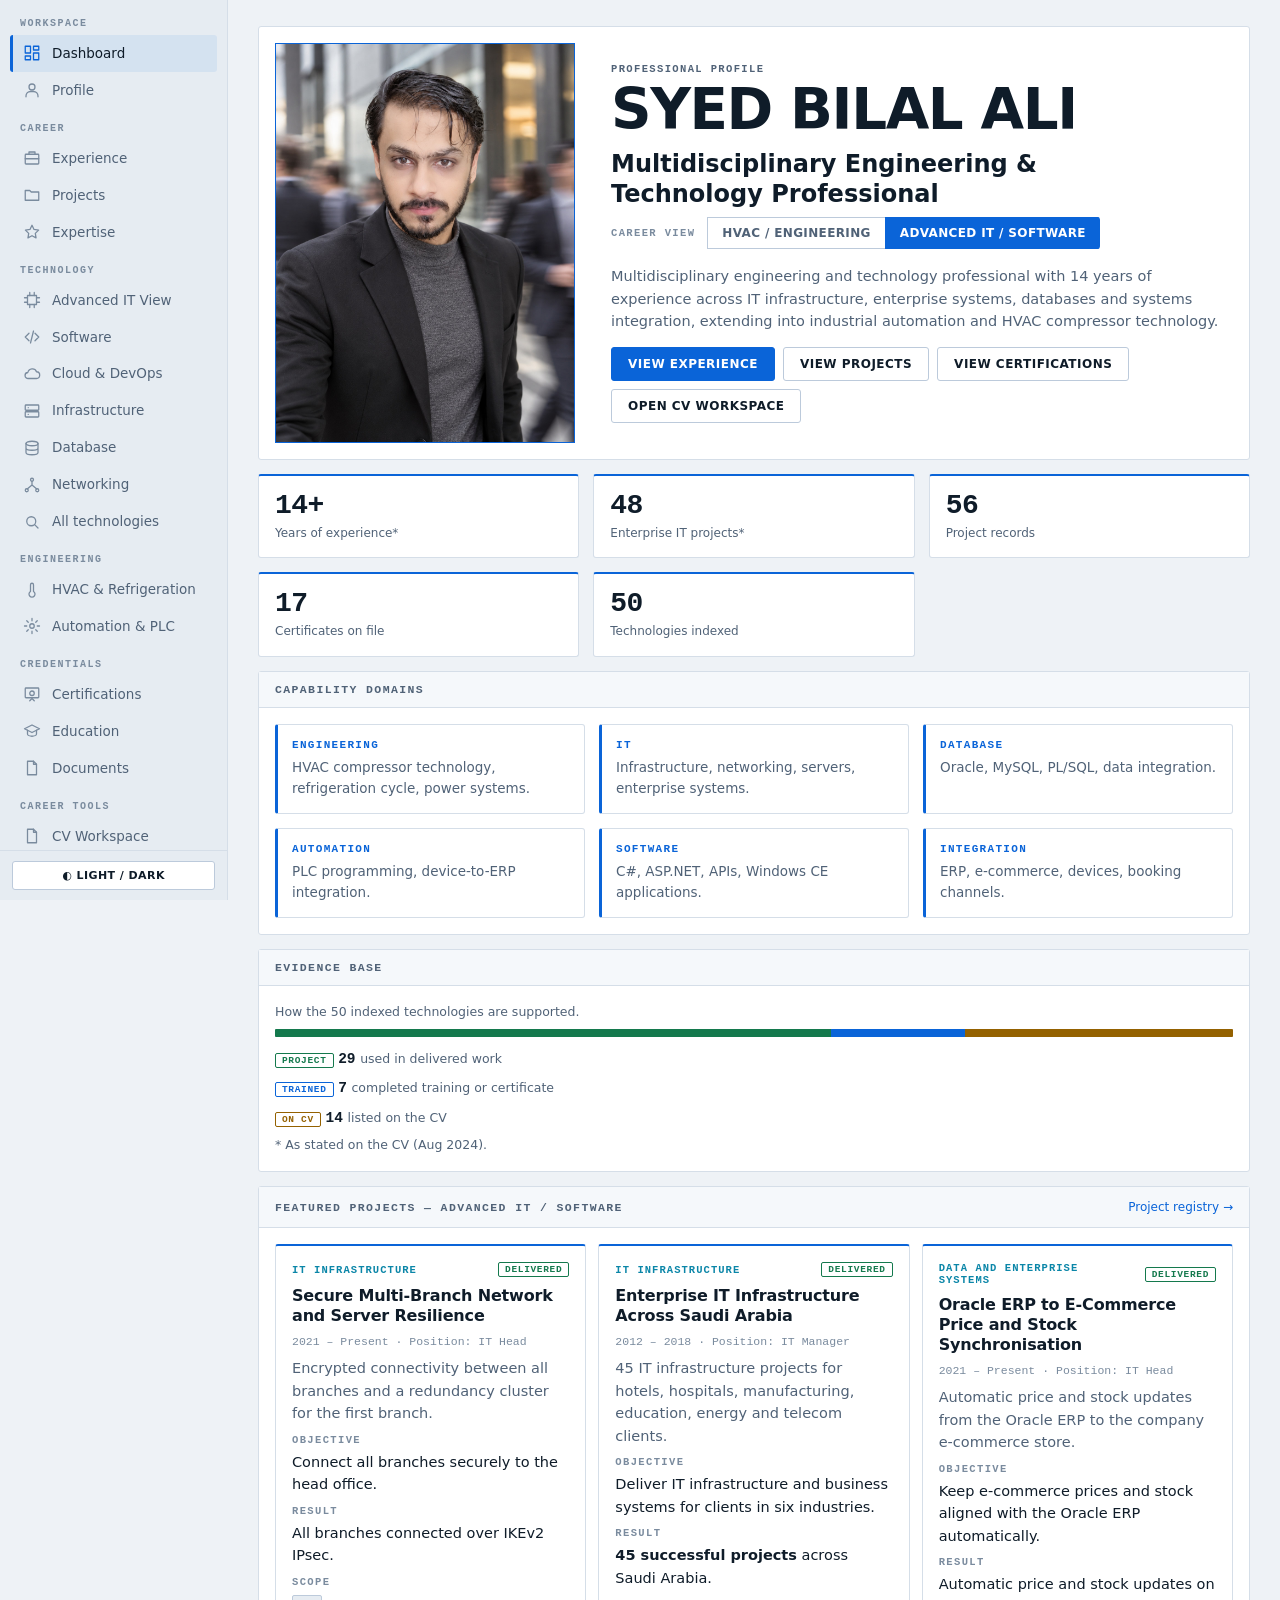
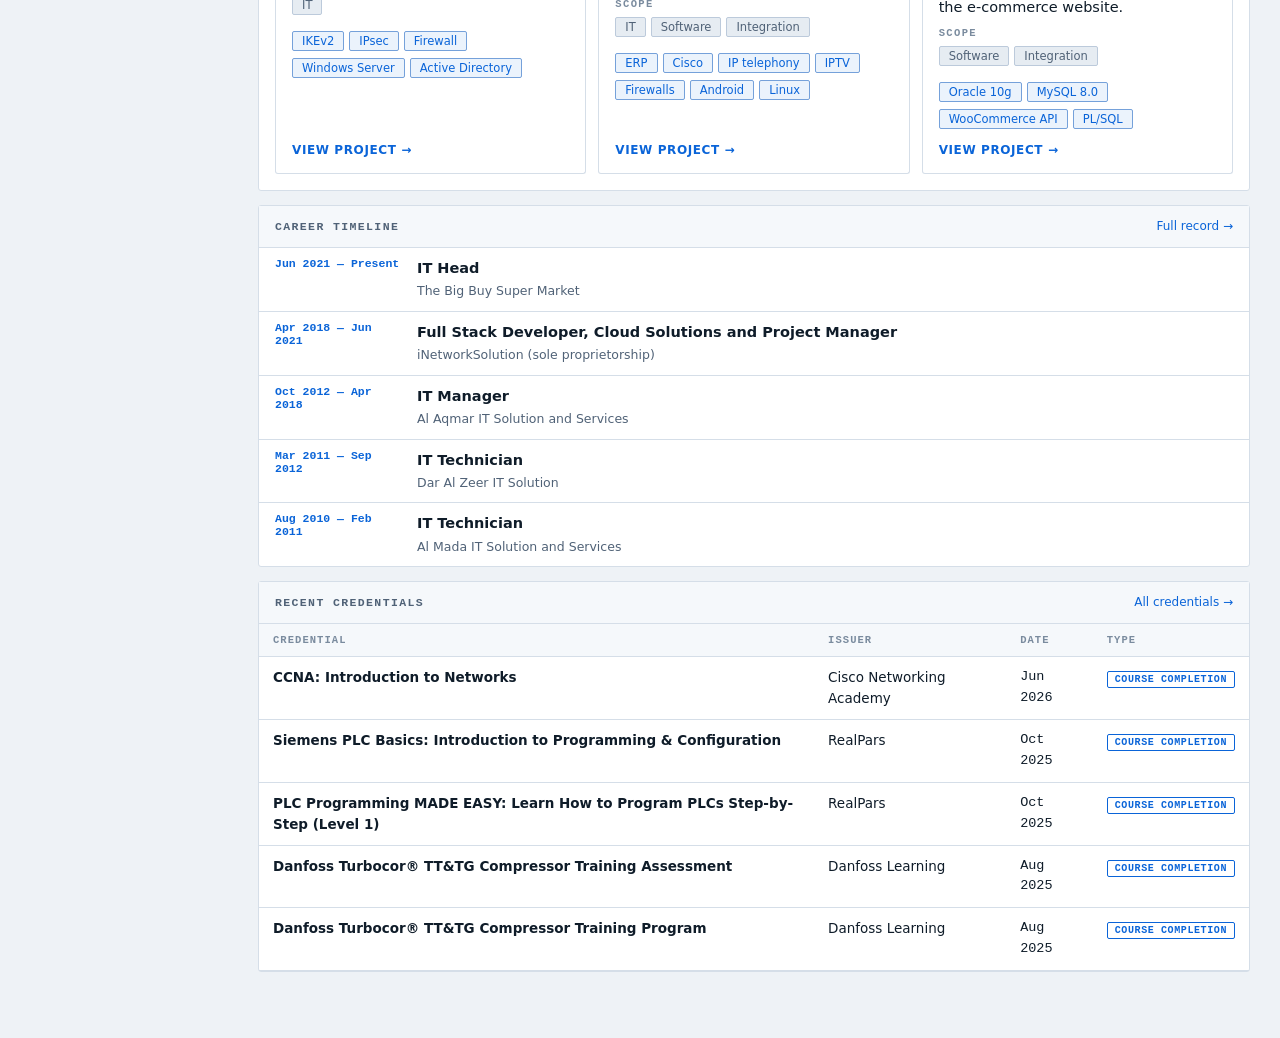
<file: index.html>
<!DOCTYPE html>
<html lang="en">
<head>
<meta charset="UTF-8">
<meta name="viewport" content="width=device-width, initial-scale=1, viewport-fit=cover">
<title>Syed Bilal Ali | Multidisciplinary Engineering & Technology Professional</title>
<meta name="description" content="Professional profile of Syed Bilal Ali: 14 years across IT infrastructure, enterprise systems, databases, networking, systems integration, industrial automation and HVAC compressor technology. Karachi, Pakistan.">
<meta name="author" content="Syed Bilal Ali">
<link rel="canonical" href="https://bilalsd1.github.io/">
<meta property="og:type" content="profile"><meta property="og:title" content="Syed Bilal Ali | Engineering & Technology Professional"><meta property="og:description" content="IT infrastructure, enterprise integration, automation and HVAC compressor technology."><meta property="og:url" content="https://bilalsd1.github.io/"><meta property="og:image" content="https://bilalsd1.github.io/photo.jpg">
<meta name="twitter:card" content="summary_large_image">
<meta name="theme-color" content="#0c131b">
<meta name="referrer" content="strict-origin-when-cross-origin">
<meta http-equiv="Content-Security-Policy" content="default-src 'self'; img-src 'self' data:; style-src 'self'; script-src 'self'; frame-src 'self'; object-src 'self'; base-uri 'self'; form-action 'self' mailto:">
<script type="application/ld+json">{"@context":"https://schema.org","@type":"Person","name":"Syed Bilal Ali","jobTitle":"IT Head; Engineering & Technology Professional","url":"https://bilalsd1.github.io/","image":"https://bilalsd1.github.io/photo.jpg","address":{"@type":"PostalAddress","addressLocality":"Karachi","addressCountry":"PK"},"alumniOf":{"@type":"CollegeOrUniversity","name":"Virtual University of Pakistan"},"knowsAbout":["IT infrastructure","Networking","Oracle database","PL/SQL","Systems integration","Enterprise ERP","PLC programming","Danfoss Turbocor compressors"],"knowsLanguage":["English","Urdu"]}</script>
<link rel="stylesheet" href="app.css?v=20261002c">
</head>
<body>
<a class="skip" href="#view">Skip to content</a>
<div class="app" id="app">
  <button class="icon-btn menu-btn" id="menuBtn" aria-label="Open navigation" aria-expanded="false" aria-controls="side">☰</button>
  <aside class="side" id="side" aria-label="Navigation">
    <nav id="nav" aria-label="Main"></nav>
    <div class="side-foot"><button class="btn sm" id="theme" aria-label="Switch light / dark theme">◐ Light / dark</button></div>
  </aside>
  <div class="scrim" id="scrim" hidden></div>
  <main id="view" tabindex="-1"><p class="loading">Loading profile…</p></main>
  <nav class="bottomnav" id="bottomnav" aria-label="Quick navigation"></nav>
</div>
<div class="modal" id="modal" hidden role="dialog" aria-modal="true" aria-label="Document viewer"><div class="modal-box"><div class="modal-bar"><strong id="m-title"></strong><a id="m-open" target="_blank" rel="noopener" class="btn sm">Open PDF ↗</a><button id="m-close" class="btn sm" aria-label="Close">Close ✕</button></div><div class="modal-body" id="m-body"></div></div></div>
<noscript><div class="nojs"><h1>Syed Bilal Ali</h1><p>Multidisciplinary engineering and technology professional with 14 years of experience across IT infrastructure, enterprise systems, databases and systems integration, extending into industrial automation and HVAC compressor technology.</p><p>Email: Bilalsd1@live.com · Karachi, Pakistan. This profile is an interactive application and needs JavaScript.</p></div></noscript>
<script src="boot.js?v=20261002c"></script>
<script src="data/profile.js?v=20261002c"></script>
<script src="data/experience.js?v=20261002c"></script>
<script src="data/projects.js?v=20261002c"></script>
<script src="data/certificates.js?v=20261002c"></script>
<script src="data/tech.js?v=20261002c"></script>
<script src="app.js?v=20261002c"></script>
</body>
</html>
</file>
<file: app.css>
/* Application design system — enterprise engineering workstation. Dark graphite default, light optional. */
:root{
  --bg:#0c131b;--bg2:#101a24;--panel:#131f2b;--panel2:#182636;--line:#22344a;--line2:#2c4460;
  --ink:#e6edf4;--muted:#93a4b7;--dim:#66788c;
  --accent:#4da3ff;--accent2:#35c4e8;--accent-soft:rgba(77,163,255,.12);
  --ok:#3ecf8e;--warn:#e3aa3a;--bad:#e5686b;
  --sans:"Segoe UI Variable Text","Segoe UI",system-ui,-apple-system,Roboto,"Helvetica Neue",Arial,sans-serif;
  --mono:ui-monospace,"Cascadia Mono","SF Mono",Consolas,monospace;
  --side:260px;--top:56px;color-scheme:dark;
}
:root[data-theme="light"]{--bg:#eef2f6;--bg2:#e6ecf2;--panel:#ffffff;--panel2:#f5f8fb;--line:#d5dee8;--line2:#bccadb;--ink:#0f1c29;--muted:#506277;--dim:#7a8b9e;--accent:#0a64d8;--accent2:#0b86a8;--accent-soft:rgba(10,100,216,.08);--ok:#14794d;--warn:#946100;--bad:#c43c40;color-scheme:light}
@media(prefers-color-scheme:light){:root:not([data-theme="dark"]){--bg:#eef2f6;--bg2:#e6ecf2;--panel:#ffffff;--panel2:#f5f8fb;--line:#d5dee8;--line2:#bccadb;--ink:#0f1c29;--muted:#506277;--dim:#7a8b9e;--accent:#0a64d8;--accent2:#0b86a8;--accent-soft:rgba(10,100,216,.08);--ok:#14794d;--warn:#946100;--bad:#c43c40;color-scheme:light}}

*{box-sizing:border-box}html{-webkit-text-size-adjust:100%}
body{margin:0;font:14.5px/1.55 var(--sans);background:var(--bg);color:var(--ink);-webkit-font-smoothing:antialiased}
h1,h2,h3,h4{margin:0;line-height:1.25;font-weight:600;letter-spacing:-.01em}p{margin:0}a{color:inherit;text-decoration:none}ul,ol{margin:0;padding:0;list-style:none}
button{font:inherit;color:inherit}
:focus-visible{outline:2px solid var(--accent2);outline-offset:2px}
.skip{position:absolute;left:-999px;top:6px;background:var(--accent);color:#fff;padding:8px 14px;z-index:999}.skip:focus{left:6px}
.mono{font-family:var(--mono)}.mut{color:var(--muted)}.dim{color:var(--dim)}.small{font-size:12.5px}
.lbl{display:block;font:600 10.5px var(--mono);letter-spacing:.13em;text-transform:uppercase;color:var(--dim);margin-bottom:5px}
.ic{width:18px;height:18px;fill:none;stroke:currentColor;stroke-width:1.7;stroke-linecap:round;stroke-linejoin:round;flex:none}

/* shell */
.app{display:grid;grid-template-columns:var(--side) minmax(0,1fr);grid-template-rows:var(--top) 1fr;min-height:100vh}
.topbar{grid-column:1/-1;position:sticky;top:0;z-index:60;display:flex;align-items:center;gap:12px;padding:0 16px;height:var(--top);background:var(--bg2);border-bottom:1px solid var(--line)}
.brand{display:flex;align-items:center;gap:10px;min-width:var(--side);margin-left:-4px}.mark{display:grid;place-items:center;width:32px;height:32px;border:1.5px solid var(--accent2);color:var(--accent2);font:700 12px var(--mono)}
.bn{font-weight:600;font-size:14px;line-height:1.1}.bn small{display:block;font:500 10px var(--sans);letter-spacing:.06em;text-transform:uppercase;color:var(--dim);margin-top:3px}
.icon-btn{width:34px;height:34px;border:1px solid var(--line);background:var(--panel);cursor:pointer;border-radius:3px;font-size:15px}.icon-btn:hover{border-color:var(--accent)}.menu-btn{display:none}
.btn{display:inline-flex;align-items:center;justify-content:center;gap:6px;padding:9px 16px;border:1px solid var(--line2);background:var(--panel);color:var(--ink);font:600 12px var(--sans);letter-spacing:.04em;text-transform:uppercase;border-radius:3px;cursor:pointer;white-space:nowrap}
.btn:hover{border-color:var(--accent)}.btn.primary{background:var(--accent);border-color:var(--accent);color:#fff}.btn.sm{padding:7px 12px;font-size:11px}
.search{position:relative;flex:1;max-width:520px}
.search input{width:100%;padding:8px 12px;border:1px solid var(--line);background:var(--panel);color:var(--ink);border-radius:3px;font:13.5px var(--sans)}
.search input:focus{border-color:var(--accent);outline:0}
.gres{position:absolute;left:0;right:0;top:calc(100% + 6px);background:var(--panel);border:1px solid var(--line2);max-height:70vh;overflow:auto;box-shadow:0 18px 40px -16px rgba(0,0,0,.6);z-index:80}
.gres h4{font:600 10.5px var(--mono);letter-spacing:.13em;text-transform:uppercase;color:var(--dim);padding:10px 14px 4px}
.gres a{display:block;padding:8px 14px;border-left:3px solid transparent}.gres a b{display:block;font-weight:600;font-size:13.5px}.gres a span{font-size:12px;color:var(--muted)}
.gres a:hover,.gres a.on{background:var(--accent-soft);border-left-color:var(--accent)}.gres .none{padding:14px;color:var(--muted)}
.modes{display:flex;border:1px solid var(--line2);border-radius:3px;overflow:hidden}
.modes button{border:0;background:var(--panel);padding:7px 12px;font:600 11px var(--sans);letter-spacing:.03em;text-transform:uppercase;cursor:pointer;color:var(--muted)}
.modes button[aria-pressed="true"]{background:var(--accent);color:#fff}

.side{grid-row:2;position:sticky;top:var(--top);height:calc(100vh - var(--top));overflow-y:auto;background:var(--bg2);border-right:1px solid var(--line);padding:14px 10px 30px}
.ng{margin-bottom:14px}.ng h5{margin:0 10px 6px;font:600 10px var(--mono);letter-spacing:.15em;text-transform:uppercase;color:var(--dim)}
.ni{display:flex;align-items:center;gap:11px;padding:8px 10px;border-radius:3px;color:var(--muted);font-size:13.5px;font-weight:500;border-left:3px solid transparent}
.ni:hover{background:var(--panel);color:var(--ink)}.ni[aria-current="page"]{background:var(--accent-soft);color:var(--ink);border-left-color:var(--accent)}.ni .ic{color:var(--dim)}.ni[aria-current="page"] .ic{color:var(--accent)}
.ni em{margin-left:auto;font:600 10px var(--mono);font-style:normal;color:var(--dim)}
#view{grid-row:2;min-width:0;padding:22px 26px 60px;outline:0}
.scrim{position:fixed;inset:0;background:rgba(0,0,0,.55);z-index:70}

/* page structure */
.phead{display:flex;flex-wrap:wrap;align-items:flex-end;justify-content:space-between;gap:12px;margin-bottom:18px;padding-bottom:14px;border-bottom:1px solid var(--line)}
.phead h1{font-size:24px}.phead p{color:var(--muted);margin-top:4px;max-width:78ch}.crumb{font:11px var(--mono);letter-spacing:.06em;color:var(--dim);margin-bottom:6px}.crumb a:hover{color:var(--accent)}
.grid{display:grid;gap:14px}.g2{grid-template-columns:repeat(2,minmax(0,1fr))}.g3{grid-template-columns:repeat(3,minmax(0,1fr))}.g4{grid-template-columns:repeat(4,minmax(0,1fr))}.g5{grid-template-columns:repeat(5,minmax(0,1fr))}
.g-main{grid-template-columns:minmax(0,1.6fr) minmax(0,1fr)}
.pn{background:var(--panel);border:1px solid var(--line);border-radius:3px;min-width:0}
.pn>.ph{display:flex;align-items:center;justify-content:space-between;gap:10px;padding:11px 16px;border-bottom:1px solid var(--line);background:var(--panel2)}
.ph h2,.ph h3{font:600 11.5px var(--mono);letter-spacing:.12em;text-transform:uppercase;color:var(--muted)}.ph a{font-size:12px;color:var(--accent)}.ph a:hover{text-decoration:underline}
.pb{padding:16px}.pb.flush{padding:0}
.mb{margin-bottom:14px}

/* components */
.kpi{padding:14px 16px;border:1px solid var(--line);background:var(--panel);border-radius:3px;border-top:2px solid var(--accent)}.kpi b{display:block;font:600 28px var(--mono);letter-spacing:-.02em}.kpi span{font-size:12px;color:var(--muted)}
.chip{display:inline-block;font:500 11.5px var(--sans);padding:2px 9px;border:1px solid var(--line2);background:var(--bg2);border-radius:2px;color:var(--muted);margin:0 5px 5px 0;white-space:nowrap}
a.chip:hover{border-color:var(--accent);color:var(--ink)}
.chip.t{border-color:color-mix(in srgb,var(--accent) 40%,var(--line2));background:var(--accent-soft);color:var(--accent)}
.lv{display:inline-block;font:600 9.5px var(--mono);letter-spacing:.07em;text-transform:uppercase;padding:1px 6px;border:1px solid;border-radius:2px;white-space:nowrap}
.lv.project,.lv.Delivered{color:var(--ok)}.lv.trained{color:var(--accent)}.lv.stated{color:var(--warn)}.lv.draft{color:var(--warn)}
.ty{font:600 10px var(--mono);letter-spacing:.06em;text-transform:uppercase;padding:2px 7px;border:1px solid;border-radius:2px;white-space:nowrap}
.ty.o{color:var(--ok)}.ty.c{color:var(--accent)}.ty.l{color:var(--warn)}.ty.e{color:var(--bad)}
.bl{display:grid;gap:7px}.bl li{position:relative;padding-left:16px}.bl li::before{content:"";position:absolute;left:0;top:.72em;width:8px;height:2px;background:var(--accent)}
.bl.ok li::before{background:var(--ok)}.bl strong{font-weight:650}.bl li.hi{background:var(--accent-soft);margin-left:-8px;padding-left:24px;padding-right:8px;border-radius:2px}.bl li.hi::before{left:8px}
.kv{display:grid;grid-template-columns:150px minmax(0,1fr);gap:0}.kv dt,.kv dd{margin:0;padding:9px 0;border-bottom:1px solid var(--line)}.kv dt{font:600 10.5px var(--mono);letter-spacing:.1em;text-transform:uppercase;color:var(--dim);padding-top:11px}.kv dd{font-size:14px}.kv dt:last-of-type,.kv dd:last-child{border-bottom:0}
.tabs{display:flex;flex-wrap:wrap;gap:0;border-bottom:1px solid var(--line);margin-bottom:14px;overflow-x:auto}
.tabs button{padding:10px 16px;border:0;border-bottom:2px solid transparent;background:none;color:var(--muted);font:600 12.5px var(--sans);cursor:pointer;white-space:nowrap}.tabs button[aria-selected="true"]{color:var(--ink);border-bottom-color:var(--accent)}
.filters{display:flex;flex-wrap:wrap;gap:6px;align-items:center;margin-bottom:14px}
.filters input,.filters select{padding:8px 12px;border:1px solid var(--line);background:var(--panel);color:var(--ink);border-radius:3px;font:13.5px var(--sans)}.filters input{flex:1 1 240px;max-width:380px}
.fb{padding:6px 12px;border:1px solid var(--line);background:var(--panel);color:var(--muted);font:600 11.5px var(--sans);border-radius:2px;cursor:pointer}.fb[aria-pressed="true"]{background:var(--accent);border-color:var(--accent);color:#fff}
.tw{overflow-x:auto}table.dt{width:100%;border-collapse:collapse;font-size:13.5px}.dt th{text-align:left;font:600 10.5px var(--mono);letter-spacing:.1em;text-transform:uppercase;color:var(--dim);padding:10px 14px;background:var(--panel2);border-bottom:1px solid var(--line);white-space:nowrap}
.dt td{padding:10px 14px;border-bottom:1px solid var(--line);vertical-align:top}.dt tr:hover td{background:var(--accent-soft)}.dt td b{font-weight:600}
details.acc{border:1px solid var(--line);background:var(--panel);border-radius:3px;margin-bottom:10px}details.acc>summary{cursor:pointer;list-style:none;padding:12px 16px;display:flex;align-items:center;justify-content:space-between;gap:10px;font-weight:600;background:var(--panel2)}
details.acc>summary::-webkit-details-marker{display:none}details.acc>summary::after{content:"+";font:600 16px var(--mono);color:var(--accent)}details.acc[open]>summary::after{content:"–"}details.acc>div{padding:16px}

/* dashboard */
.ident{display:grid;grid-template-columns:130px minmax(0,1fr);gap:20px;align-items:center}
.ident img{width:130px;height:173px;object-fit:cover;object-position:top;border:1px solid var(--line2);display:block}
.ident h1{font-size:26px;letter-spacing:-.02em}.ident .sub{font:600 12px var(--mono);letter-spacing:.1em;text-transform:uppercase;color:var(--accent2);margin:6px 0 10px}.ident p{color:var(--muted);max-width:70ch}
.ident .acts{display:flex;flex-wrap:wrap;gap:8px;margin-top:14px}
.dom{display:block;padding:14px;border:1px solid var(--line);background:var(--panel);border-radius:3px;border-left:3px solid var(--accent)}.dom:hover{border-color:var(--accent)}.dom h3{font:600 11px var(--mono);letter-spacing:.12em;text-transform:uppercase;color:var(--accent);margin-bottom:6px}.dom p{font-size:13.5px;color:var(--muted)}
.bar{display:flex;height:8px;background:var(--bg2);margin:8px 0 10px;border-radius:1px;overflow:hidden}.bar i{display:block;height:100%}
.tlm li{display:grid;grid-template-columns:130px 1fr;gap:12px;padding:9px 16px;border-bottom:1px solid var(--line)}.tlm li:last-child{border:0}.tlm .p{font:600 11.5px var(--mono);color:var(--accent)}.tlm b{display:block;font-weight:600}.tlm span:not(.p){color:var(--muted);font-size:12.5px}

/* experience */
.timeline{display:grid;gap:0;border-left:2px solid var(--line);margin-left:7px}
.role{position:relative;padding:0 0 18px 24px}.role::before{content:"";position:absolute;left:-8px;top:14px;width:12px;height:12px;background:var(--bg);border:2px solid var(--accent)}.role.cur::before{background:var(--accent)}
.role>.pn>.rh{display:flex;flex-wrap:wrap;gap:6px 16px;align-items:flex-start;justify-content:space-between;padding:14px 16px;cursor:pointer;background:var(--panel2);border:0;width:100%;text-align:left}
.rh h3{font-size:17px}.rh .org{color:var(--muted);font-size:13.5px;margin-top:2px}.rh .org b{color:var(--ink)}.rh .dt2{font:600 12px var(--mono);color:var(--accent);text-align:right}.rh .dt2 small{display:block;color:var(--dim);font-weight:500;margin-top:2px}
.rbody{padding:16px;display:grid;gap:16px}.rbody[hidden]{display:none}.ovr{border-left:3px solid var(--accent);background:var(--accent-soft);padding:10px 14px}
.rgrid{display:grid;grid-template-columns:repeat(2,minmax(0,1fr));gap:18px}
.tag-row{display:flex;flex-wrap:wrap;gap:0}

/* projects */
.pcard{display:flex;flex-direction:column;gap:9px;padding:16px;background:var(--panel);border:1px solid var(--line);border-radius:3px;border-top:2px solid var(--accent)}
.pcard:hover{border-color:var(--accent)}.pcard .top{display:flex;justify-content:space-between;gap:8px;align-items:center}.pcard h3{font-size:16px}.pcard h3 a:hover{color:var(--accent)}
.pcard .meta{font:11.5px var(--mono);color:var(--dim)}.pcard .desc{color:var(--muted)}.pcard .go{margin-top:auto;font:600 12px var(--sans);letter-spacing:.05em;text-transform:uppercase;color:var(--accent)}
.cat{font:600 10.5px var(--mono);letter-spacing:.1em;text-transform:uppercase;color:var(--accent2)}
.pdet{display:grid;grid-template-columns:200px minmax(0,1fr);gap:22px;align-items:start}
.outline{position:sticky;top:calc(var(--top) + 16px)}.outline a{display:block;padding:6px 10px;border-left:2px solid var(--line);color:var(--muted);font-size:13px}.outline a:hover{color:var(--ink);border-left-color:var(--accent)}
.psec{scroll-margin-top:calc(var(--top) + 14px)}.psec h2{display:flex;gap:10px;align-items:baseline;font-size:15px;padding:12px 16px;border-bottom:1px solid var(--line);background:var(--panel2)}.psec h2 span{font:600 12px var(--mono);color:var(--accent)}
.scope{display:grid;grid-template-columns:repeat(auto-fit,minmax(210px,1fr));gap:16px}
.flow{display:flex;flex-wrap:wrap;align-items:stretch;gap:0}.flow .n{padding:10px 14px;border:1px solid var(--line2);background:var(--panel2);font-weight:600;font-size:13px}.flow .a{align-self:center;padding:0 8px;color:var(--accent);font:700 15px var(--mono)}
.note{padding:12px 14px;border:1px dashed var(--warn);color:var(--muted);font-size:13.5px}
.gal{display:grid;grid-template-columns:repeat(auto-fill,minmax(200px,1fr));gap:12px}.gal img{width:100%;border:1px solid var(--line)}.gal figcaption{font-size:12px;color:var(--muted)}

/* architecture */
.arch{display:flex;flex-direction:column;align-items:stretch;max-width:430px}
.arch button.nd{display:flex;justify-content:space-between;align-items:center;gap:10px;text-align:left;padding:11px 14px;border:1px solid var(--line2);background:var(--panel2);cursor:pointer;font-weight:600;font-size:13.5px;border-radius:2px}
.arch button.nd:hover,.arch button.nd[aria-pressed="true"]{border-color:var(--accent);background:var(--accent-soft)}.arch button.nd.ref{color:var(--dim);font-weight:500;border-style:dashed}
.arch .ar{align-self:center;color:var(--accent);font:700 14px var(--mono);line-height:1.25}
.detail{padding:16px;border:1px solid var(--line);border-left:3px solid var(--accent);background:var(--panel2);min-height:120px}

/* technology explorer */
.tx{display:grid;grid-template-columns:320px minmax(0,1fr);gap:14px;align-items:start}
.tlist{max-height:calc(100vh - 230px);overflow:auto}.tl-i{display:flex;align-items:center;justify-content:space-between;gap:8px;padding:9px 14px;border-bottom:1px solid var(--line);border-left:3px solid transparent;cursor:pointer;width:100%;background:none;border-top:0;border-right:0;text-align:left;font-size:13.5px}
.tl-i:hover{background:var(--accent-soft)}.tl-i[aria-current="true"]{background:var(--accent-soft);border-left-color:var(--accent)}.tl-g{padding:10px 14px 4px;font:600 10px var(--mono);letter-spacing:.14em;text-transform:uppercase;color:var(--dim);background:var(--bg2)}
.dlist{display:grid;gap:6px}.dlist a{display:block;padding:8px 12px;border:1px solid var(--line);background:var(--panel2);font-size:13.5px}.dlist a:hover{border-color:var(--accent)}.dlist a span{display:block;font-size:12px;color:var(--muted)}

/* cv workspace */
.cvtools{display:flex;flex-wrap:wrap;gap:14px;align-items:center;margin-bottom:14px}.cvtools label{display:flex;gap:6px;align-items:center;font-size:13px;color:var(--muted)}
.sheet{max-width:860px;margin:0 auto;background:#fff;color:#14202c;padding:44px 50px;border:1px solid var(--line2);font-size:13px;line-height:1.55}
.sheet h1{font-size:28px;margin:0}.sheet .hl{font-size:14.5px;color:#0a64d8;font-weight:600;margin:4px 0 6px}.sheet .ct{color:#51647a;font-size:12px}
.sheet h2{font:700 11.5px var(--mono);letter-spacing:.14em;text-transform:uppercase;color:#0a64d8;border-bottom:1.5px solid #d9dfe6;padding-bottom:4px;margin:20px 0 9px}
.sheet h3{font-size:13.5px;margin:11px 0 0;color:#14202c}.sheet .org{color:#51647a;margin:0 0 3px}.sheet .when{float:right;font:11.5px var(--mono);color:#51647a}
.sheet ul{list-style:disc;padding-left:18px;margin:3px 0;display:block}.sheet li{margin:2px 0;padding:0}.sheet li::before{display:none}.sheet .cn span{color:#51647a}

/* contact, modal */
.form{display:grid;gap:12px}.form label{display:grid;gap:5px;font-size:12.5px;color:var(--muted)}.form input,.form textarea{font:14.5px var(--sans);padding:10px 12px;border:1px solid var(--line2);background:var(--bg);color:var(--ink);border-radius:3px}.hp{position:absolute;left:-9999px;height:0;opacity:0}
.modal{position:fixed;inset:0;z-index:300;background:rgba(3,8,14,.84);display:grid;place-items:center;padding:16px}.modal[hidden]{display:none}
.modal-box{background:var(--panel);border:1px solid var(--line2);width:min(1000px,100%);height:min(88vh,900px);display:flex;flex-direction:column}.modal-bar{display:flex;align-items:center;gap:10px;padding:10px 14px;border-bottom:1px solid var(--line)}.modal-bar strong{flex:1;font-size:13.5px}.modal-body{flex:1;background:#fff}.modal-body iframe{width:100%;height:100%;border:0}
.bottomnav{display:none}.nojs{padding:30px;max-width:720px;margin:auto}
.fade{animation:fade .25s ease-out}@keyframes fade{from{opacity:0;transform:translateY(4px)}}

/* responsive: tablet = icon rail, mobile = drawer + bottom nav */
@media(max-width:1280px){.g5{grid-template-columns:repeat(3,minmax(0,1fr))}.g4{grid-template-columns:repeat(2,minmax(0,1fr))}.g-main{grid-template-columns:1fr}.tx{grid-template-columns:260px minmax(0,1fr)}.brand .bn small{display:none}}
@media(max-width:1000px){
  .app{grid-template-columns:64px minmax(0,1fr)}.brand{min-width:0}.side{padding:10px 6px}.ng h5{display:none}.ni{justify-content:center;padding:11px 0}.ni span,.ni em{display:none}.ng{margin-bottom:6px;padding-bottom:6px;border-bottom:1px solid var(--line)}
  .g3{grid-template-columns:repeat(2,minmax(0,1fr))}.pdet{grid-template-columns:1fr}.outline{display:none}.tx{grid-template-columns:1fr}.tlist{max-height:260px}.rgrid{grid-template-columns:1fr}
  .modes button{padding:7px 8px;font-size:10px}
}
@media(max-width:760px){
  .app{grid-template-columns:minmax(0,1fr);grid-template-rows:var(--top) 1fr}.menu-btn{display:block}.hide-s{display:none}.search{max-width:none}.modes{display:none}
  .side{position:fixed;left:0;top:var(--top);bottom:0;width:280px;z-index:80;transform:translateX(-102%);transition:transform .2s;height:auto}.side.open{transform:none}
  .side .ng h5{display:block}.side .ni{justify-content:flex-start;padding:10px}.side .ni span,.side .ni em{display:inline}
  #view{padding:16px 14px 86px}.g2,.g3,.g-main{grid-template-columns:1fr}.g4,.g5{grid-template-columns:repeat(2,minmax(0,1fr))}.ident{grid-template-columns:90px 1fr}.ident img{width:90px;height:120px}
  .kv{grid-template-columns:1fr}.kv dt{border:0;padding-bottom:0}.tlm li{grid-template-columns:1fr;gap:2px}.sheet{padding:22px 16px}.brand .bn{display:none}
  .bottomnav{display:grid;grid-template-columns:repeat(5,1fr);position:fixed;left:0;right:0;bottom:0;z-index:65;background:var(--bg2);border-top:1px solid var(--line);padding-bottom:env(safe-area-inset-bottom)}
  .bottomnav a,.bottomnav button{display:flex;flex-direction:column;align-items:center;gap:2px;padding:8px 2px;font:600 10px var(--sans);color:var(--muted);background:none;border:0;cursor:pointer}.bottomnav [aria-current="page"]{color:var(--accent)}
}
@media(min-width:2000px){body{font-size:16px}#view{padding:28px 40px}}
@media(prefers-reduced-motion:reduce){*{animation:none!important;transition:none!important}}
@media print{.topbar,.side,.bottomnav,.cvtools,.phead,.scrim,.no-print{display:none!important}.app{display:block}#view{padding:0}body{background:#fff}.sheet{border:0;padding:0;max-width:none;font-size:11pt}@page{margin:16mm}}

/* utility classes (inline styles are blocked by the page security policy) */
.u-mt4{margin-top:4px}.u-mt6{margin-top:6px}.u-mt8{margin-top:8px}.u-mt10{margin-top:10px}.u-mt12{margin-top:12px}.u-mt14{margin-top:14px}.u-mt16{margin-top:16px}
.u-mb6{margin-bottom:6px}.u-mb8{margin-bottom:8px}.u-mb10{margin-bottom:10px}.u-gap12{gap:12px}.u-acc{color:var(--accent)}
.u-p10{padding:10px}.u-p12{padding:12px 16px}.u-p14{padding:14px}.u-h14{height:14px}.u-autofit{grid-template-columns:repeat(auto-fit,minmax(150px,1fr))}
.u-h18{font-size:18px;margin-bottom:8px}.u-lead{font-size:16px;max-width:70ch}.u-f155{font-size:15.5px}
.tsearch{width:100%;padding:8px 10px;border:1px solid var(--line);background:var(--bg);color:var(--ink);border-radius:3px}

.search{min-width:0}.only-m{display:none}
@media(max-width:760px){.only-m{display:block}.only-m .mm{display:grid;gap:6px;margin:0 6px}.only-m .mm button{padding:9px 10px;border:1px solid var(--line2);background:var(--panel);color:var(--muted);font:600 12px var(--sans);text-align:left;border-radius:3px;cursor:pointer}.only-m .mm button[aria-pressed="true"]{background:var(--accent);border-color:var(--accent);color:#fff}
  .ident{grid-template-columns:1fr}.ident img{width:96px;height:128px}.pn,.pcard,.kpi{min-width:0}.phead h1{font-size:21px}.dt{font-size:12.5px}}

/* ---------- project registry ---------- */
.sr{position:absolute;width:1px;height:1px;overflow:hidden;clip:rect(0 0 0 0)}.big22{font-size:22px}
.pcount{font-size:12px;letter-spacing:.1em;color:var(--accent);border:1px solid var(--accent);padding:6px 12px}
.rtool{display:grid;gap:10px}.rtool>input{width:100%;padding:11px 14px;border:1px solid var(--line2);background:var(--bg);color:var(--ink);border-radius:3px;font:14.5px var(--sans)}.rtool>input:focus{border-color:var(--accent);outline:0}
.rsel{display:grid;grid-template-columns:repeat(4,minmax(0,1fr));gap:8px}.rsel select{width:100%;padding:8px 10px;border:1px solid var(--line);background:var(--panel);color:var(--ink);border-radius:3px;font:13px var(--sans)}
.rbar{display:flex;justify-content:space-between;align-items:center;gap:10px}
table.reg{table-layout:auto}.reg th{padding:0}.reg th.c-tog{width:44px}.reg .sort{width:100%;text-align:left;background:none;border:0;padding:10px 14px;font:600 10.5px var(--mono);letter-spacing:.1em;text-transform:uppercase;color:var(--dim);cursor:pointer}.reg .sort:hover{color:var(--ink)}.reg th[aria-sort="ascending"] .sort,.reg th[aria-sort="descending"] .sort{color:var(--accent)}
.reg td{padding:8px 14px;vertical-align:middle}.reg tr.row{cursor:pointer}.reg tr.row.open td{background:var(--accent-soft);border-bottom-color:transparent}
.reg td.c-tog{padding:6px 8px 6px 14px}.tgb{display:inline-flex;align-items:center;gap:8px;border:1px solid var(--line2);background:var(--panel);min-width:28px;height:28px;padding:0 8px;cursor:pointer;border-radius:2px;color:var(--accent)}.tgb:hover{border-color:var(--accent)}.tg{font:700 15px var(--mono);line-height:1}.tgl{display:none;font:600 11px var(--sans);letter-spacing:.04em;text-transform:uppercase}
.c-date{white-space:nowrap;color:var(--accent)}.c-name b{font-weight:600}.c-tech{color:var(--muted);max-width:260px}
tr.xrow>td{padding:0;background:var(--accent-soft);border-bottom:1px solid var(--line2)}.xin{padding:16px 18px 18px 58px;display:grid;gap:16px}
.xgrid{display:grid;grid-template-columns:minmax(0,1.2fr) minmax(0,1fr);gap:24px}.xconn{display:grid;grid-template-columns:repeat(auto-fit,minmax(220px,1fr));gap:14px;padding-top:14px;border-top:1px solid var(--line2)}.xgo{margin:0}
.pager{display:flex;flex-wrap:wrap;justify-content:space-between;align-items:center;gap:10px;padding:10px 16px;border-top:1px solid var(--line);background:var(--panel2)}.pager select{margin-left:6px;padding:5px 8px;border:1px solid var(--line);background:var(--panel);color:var(--ink);border-radius:2px}
.btn:disabled{opacity:.4;cursor:default}
@media(max-width:1280px){.rsel{grid-template-columns:repeat(3,minmax(0,1fr))}.c-tech{display:none}}
@media(max-width:1000px){.rsel{grid-template-columns:repeat(2,minmax(0,1fr))}.xgrid{grid-template-columns:1fr}.xin{padding-left:18px}}
@media(max-width:760px){
  .reg,.reg tbody,.reg tr,.reg td{display:block}.reg thead{display:none}.tw{overflow:visible}
  .reg tr.row{display:grid;grid-template-columns:1fr;gap:3px;padding:14px;border-bottom:1px solid var(--line)}.reg td{padding:0;border:0;max-width:none}.reg tr.row.open{background:var(--accent-soft)}.reg tr:hover td{background:none}.reg tr.row.open td{background:none}
  .reg td.c-date{order:1;font-size:12px}.reg td.c-name{order:2;font-size:15px}.reg td.c-type,.reg td.c-co,.reg td.c-cat{order:3;display:inline;font-size:12.5px;color:var(--muted)}
  .reg tr.row{grid-template-columns:1fr}.c-type::after,.c-co::after{content:" · "}.reg td.c-tog{order:5;padding-top:8px}.tgb{padding:0 12px;height:34px}.tgl{display:inline}.reg .c-tech{display:none}
  .reg td.c-type,.reg td.c-co,.reg td.c-cat{display:inline-block;margin-right:0}
  .xin{padding:14px}.rsel{grid-template-columns:1fr}.pager{justify-content:center}
}

.fstrip .lbl{margin-bottom:8px}.pmini{display:flex;flex-direction:column;gap:4px;padding:12px 14px;border:1px solid var(--line);border-top:2px solid var(--accent);background:var(--panel);border-radius:3px;min-width:0}.pmini:hover{border-color:var(--accent)}.pmini b{font-size:13.5px;line-height:1.35;font-weight:600}
@media(max-width:760px){
  .reg tr.row{grid-template-columns:repeat(3,auto);justify-content:start;column-gap:12px;row-gap:3px}
  .reg td.c-date,.reg td.c-name,.reg td.c-tog{grid-column:1/-1}.reg td.c-type,.reg td.c-co,.reg td.c-cat{display:block;order:3}
  .c-type::after,.c-co::after{content:none}.reg td.c-co{font-weight:500;color:var(--ink)}
  .rsel{grid-template-columns:repeat(2,minmax(0,1fr))}
}
@media(max-width:420px){.rsel{grid-template-columns:1fr}.fstrip .g4{grid-template-columns:1fr}}

/* ---------- project intelligence registry ---------- */
.subt{margin:6px 0 8px!important;color:var(--ink)!important}.subt .mono{font-size:12px;color:var(--accent2);letter-spacing:.06em}.exs{font-size:15px;max-width:80ch}
.kpi.sm{padding:10px 14px}.kpi.sm b{font-size:22px}.qc{cursor:pointer;font:600 11.5px var(--sans)}
.chipbar{display:flex;flex-wrap:wrap;align-items:center;gap:0;min-height:0}.chipbar:empty{display:none}.chipbar .lbl{margin:0 10px 5px 0}.xc{cursor:pointer}.xc:hover{border-color:var(--bad);color:var(--bad)}
.rbtns{display:flex;align-items:center;gap:8px;flex-wrap:wrap}.seg{display:inline-flex;border:1px solid var(--line2);border-radius:3px;overflow:hidden}.seg button{padding:6px 12px;border:0;background:var(--panel);color:var(--muted);font:600 11px var(--sans);letter-spacing:.04em;text-transform:uppercase;cursor:pointer}.seg button[aria-pressed="true"]{background:var(--accent);color:#fff}
.rsel{grid-template-columns:repeat(4,minmax(0,1fr))}
.xgrid2{display:grid;grid-template-columns:minmax(0,1.5fr) minmax(0,1fr);gap:26px}.xright{border-left:1px solid var(--line2);padding-left:22px;min-width:0}
.kv-s{grid-template-columns:130px minmax(0,1fr)}.kv-s dt,.kv-s dd{padding:6px 0;font-size:13.5px}.kv-s dt{padding-top:8px}
.tg2{margin:0 0 6px;font-size:13px}.tg2 b{display:block;font:600 10px var(--mono);letter-spacing:.1em;text-transform:uppercase;color:var(--dim);margin-bottom:3px}
.pmf{display:flex;flex-wrap:wrap;align-items:stretch}.pmp{padding:10px 16px;border:1px solid var(--line2);background:var(--panel2);min-width:96px}.pmp b{font-size:18px;color:var(--accent)}.pmf .a{align-self:center;padding:0 8px;color:var(--accent);font:700 15px var(--mono)}
.tly{display:grid;grid-template-columns:90px 1fr;gap:12px;padding:12px 0;border-bottom:1px solid var(--line)}.tly:last-child{border:0}.tly h3{color:var(--accent);font-size:16px}.tly ul{display:grid;gap:6px}.tly li{padding-left:14px;border-left:2px solid var(--line2)}.tly a:hover b{color:var(--accent)}
.rel{display:flex;flex-direction:column;gap:2px;padding:14px;border:1px solid var(--line);background:var(--panel2);border-radius:3px}.rel:hover{border-color:var(--accent)}.rel b{font-size:24px;color:var(--accent)}.rel span{font-size:12.5px;color:var(--muted)}
.pnav{display:flex;justify-content:space-between;gap:12px}.pnav a{color:var(--accent);font-size:13.5px;font-weight:600}.pnav a:hover{text-decoration:underline}
.big2{font-size:16px;max-width:75ch}.u-mb8{margin-bottom:8px}
@media(max-width:1280px){.rsel{grid-template-columns:repeat(3,minmax(0,1fr))}}
@media(max-width:1000px){.xgrid2{grid-template-columns:1fr}.xright{border-left:0;padding-left:0;border-top:1px solid var(--line2);padding-top:14px}.rsel{grid-template-columns:repeat(2,minmax(0,1fr))}.tly{grid-template-columns:70px 1fr}}
@media(max-width:760px){.rsel{grid-template-columns:repeat(2,minmax(0,1fr))}.pmp{min-width:0;flex:1}.rbar{flex-direction:column;align-items:flex-start}}
@media(max-width:420px){.rsel{grid-template-columns:1fr}}

/* dashboard identity: large portrait, name and title as the main heading */
.ident{grid-template-columns:300px minmax(0,1fr);gap:36px;align-items:center}
.ident img{width:300px;height:400px;box-shadow:var(--shadow);border-color:var(--accent)}
.ident h1{font-size:clamp(34px,4.4vw,58px);letter-spacing:-.025em;line-height:1.05}
.ident .ttl{font-size:clamp(18px,2vw,24px);font-weight:600;color:var(--ink);margin:10px 0 6px;max-width:30ch;line-height:1.25}
.ident .sub{font-size:13px;margin:0 0 14px}
.ident p.ttl+p.sub+p{font-size:15.5px}
@media(max-width:1180px){.ident{grid-template-columns:220px minmax(0,1fr);gap:26px}.ident img{width:220px;height:293px}}
@media(max-width:760px){.ident{grid-template-columns:1fr;justify-items:start;gap:18px}.ident img{width:min(100%,260px);height:auto;aspect-ratio:3/4}.ident h1{font-size:32px}}

.loading{padding:40px 10px;color:var(--muted);font:14px var(--mono)}

/* ---- no top bar: brand, search, career mode and theme live in the sidebar ---- */
.app{grid-template-rows:1fr}
.side{grid-row:1;top:0;height:100vh;display:flex;flex-direction:column;padding:0;overflow:hidden}
#view{grid-row:1;padding-top:26px}
.side-head{padding:16px 12px 12px;border-bottom:1px solid var(--line);display:grid;gap:12px;flex:none}
.side-head .brand{min-width:0;margin:0}
.side-head .search{max-width:none}
.side-head .modes{display:grid;grid-template-columns:1fr;border:0;gap:6px}
.side-head .modes button{border:1px solid var(--line2);border-radius:3px;text-align:left;padding:8px 10px}
.side-head .modes button[aria-pressed="true"]{border-color:var(--accent)}
#nav{flex:1;overflow-y:auto;padding:14px 10px 20px}
.side-foot{flex:none;padding:10px 12px;border-top:1px solid var(--line)}.side-foot .btn{width:100%}
.gres{position:fixed;left:calc(var(--side) + 12px);top:14px;width:min(560px,calc(100vw - var(--side) - 40px));max-height:84vh}
.menu-btn{display:none;position:fixed;top:10px;left:10px;z-index:90;width:42px;height:42px;box-shadow:var(--shadow)}
@media(max-width:1000px){
  .app{grid-template-columns:minmax(0,1fr)}
  .side{position:fixed;left:0;top:0;bottom:0;width:290px;height:auto;z-index:80;transform:translateX(-102%);transition:transform .2s}.side.open{transform:none}
  .side .ng h5{display:block;margin:0 10px 6px}.side .ni{justify-content:flex-start;padding:10px}.side .ni span,.side .ni em{display:inline}.ng{margin-bottom:14px;padding-bottom:0;border:0}
  .menu-btn{display:grid;place-items:center}#view{padding:64px 18px 60px}
  .gres{left:12px;right:12px;width:auto;top:150px}
  .brand .bn small{display:block}
}
@media(max-width:760px){#view{padding:64px 14px 86px}}

/* ---- wide layout: slim sidebar (navigation only), mode switch beside the picture ---- */
:root{--side:228px}
#nav{padding-top:18px}
#view{padding-left:30px;padding-right:30px}
.bottomnav{grid-template-columns:repeat(4,1fr)}
.ident .modes{display:inline-flex;align-items:center;flex-wrap:wrap;border:0;gap:0;margin:2px 0 16px}
.ident .modes .mlbl{font:600 10.5px var(--mono);letter-spacing:.13em;text-transform:uppercase;color:var(--dim);margin-right:12px}
.ident .modes button{border:1px solid var(--line2);padding:8px 14px;font-size:12px;border-radius:0;margin-right:-1px}
.ident .modes button[aria-pressed="true"]{border-color:var(--accent);position:relative;z-index:1}
@media(max-width:1000px){#view{padding:64px 18px 60px}}
@media(max-width:760px){.ident .modes{display:flex}.ident .modes .mlbl{flex:1 0 100%;margin:0 0 6px}#view{padding:64px 14px 86px}}
</file>
